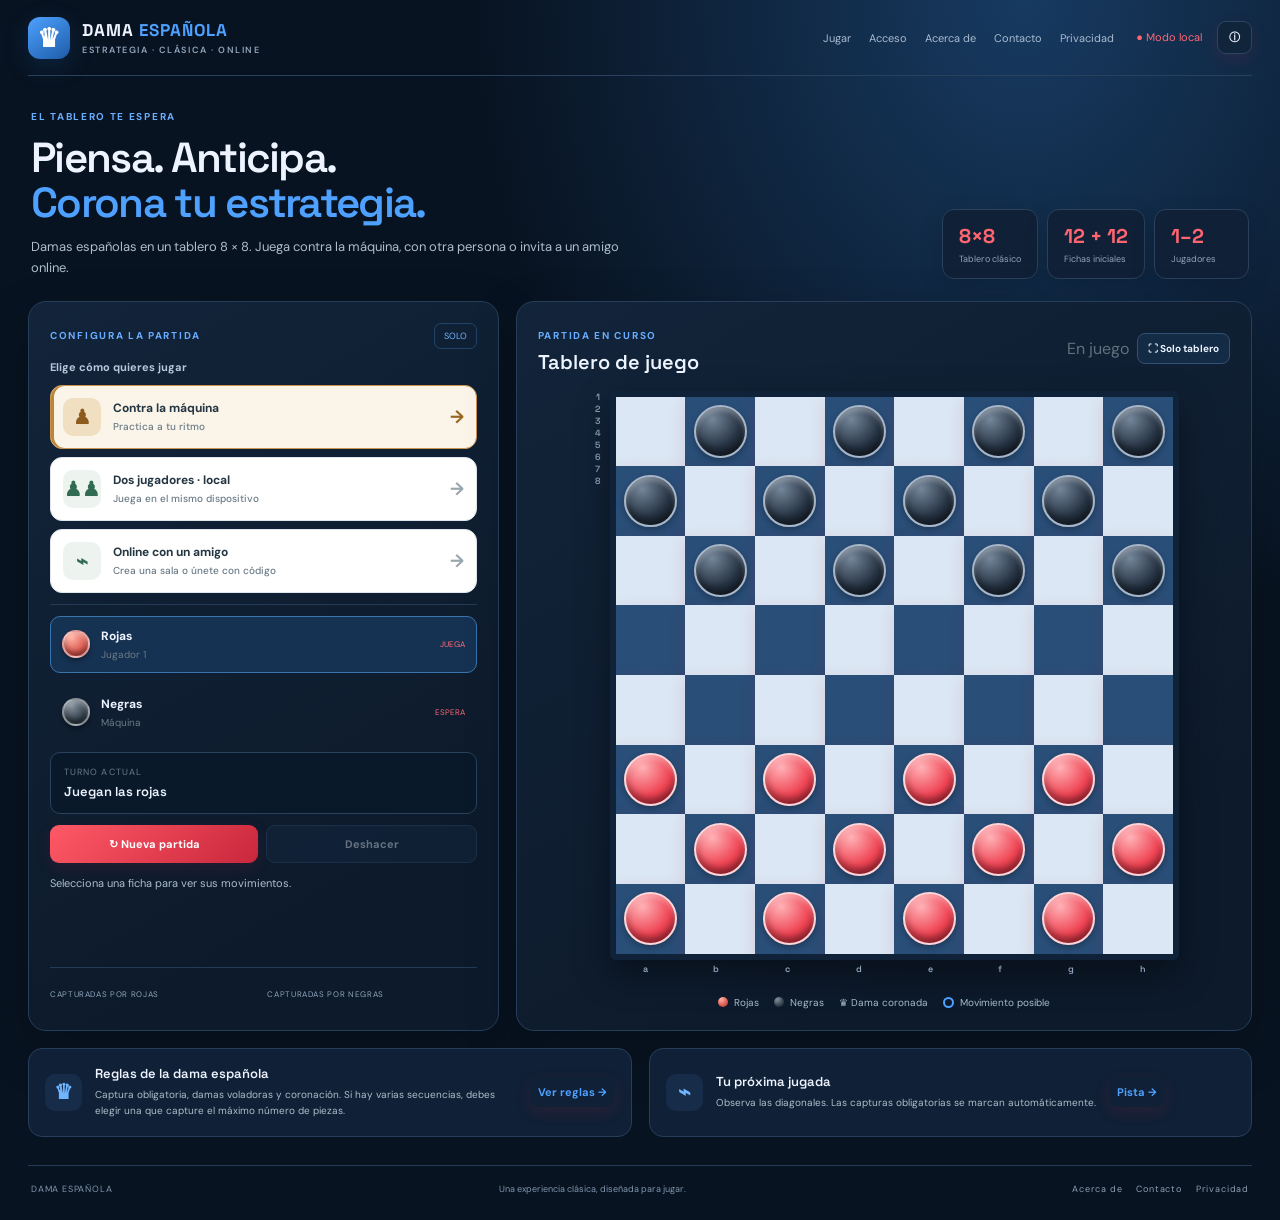
<file: index.html>
<!doctype html><html lang="es"><head><meta charset="utf-8"><meta name="viewport" content="width=device-width,initial-scale=1"><meta name="theme-color" content="#101a25"><title>Dama Española — Play</title><link rel="stylesheet" href="css/style.css"><!-- Google AdSense: añade aquí el script oficial solo después de recibir tu Publisher ID y configurar el consentimiento de cookies. -->
<script async src="https://pagead2.googlesyndication.com/pagead/js/adsbygoogle.js?client=ca-pub-5922232135849017" crossorigin="anonymous"></script></head><body><div class="shell"><header><a class="brand"><b>♛</b><span>DAMA <em>ESPAÑOLA</em><small>ESTRATEGIA · CLÁSICA · ONLINE</small></span></a><nav class="site-nav"><a href="index.html">Jugar</a><a href="login.html">Acceso</a><a href="about.html">Acerca de</a><a href="contact.html">Contacto</a><a href="privacy-policy.html">Privacidad</a></nav><span class="topstatus">● <span id="connection">Modo local</span> <button id="rules">ⓘ</button></span></header><section class="intro"><div><label>EL TABLERO TE ESPERA</label><h1>Piensa. Anticipa.<br><em>Corona tu estrategia.</em></h1><p>Damas españolas en un tablero 8 × 8. Juega contra la máquina, con otra persona o invita a un amigo online.</p></div><div class="stats"><div><b>8×8</b><small>Tablero clásico</small></div><div><b>12 + 12</b><small>Fichas iniciales</small></div><div><b>1–2</b><small>Jugadores</small></div></div></section><main><aside class="panel controls"><div class="panelhead"><label>CONFIGURA LA PARTIDA</label><span id="modePill">SOLO</span></div><label for="mode">Elige cómo quieres jugar</label>
<div class="mode-cards" role="group" aria-label="Modos de juego">
<button type="button" class="mode-card active" data-mode="ai" aria-pressed="true"><span class="mode-icon">♟</span><span class="mode-card-copy"><b>Contra la máquina</b><small>Practica a tu ritmo</small></span><span class="mode-arrow">→</span></button>
<button type="button" class="mode-card" data-mode="local" aria-pressed="false"><span class="mode-icon">♟♟</span><span class="mode-card-copy"><b>Dos jugadores · local</b><small>Juega en el mismo dispositivo</small></span><span class="mode-arrow">→</span></button>
<button type="button" class="mode-card" data-mode="online" aria-pressed="false"><span class="mode-icon">⌁</span><span class="mode-card-copy"><b>Online con un amigo</b><small>Crea una sala o únete con código</small></span><span class="mode-arrow">→</span></button>
</div>
<select id="mode" aria-label="Modo de juego" class="mode-select-accessible"><option value="ai">Solo · contra la máquina</option><option value="local">Dos jugadores · mismo dispositivo</option><option value="online">Online · con un amigo</option></select><section id="onlinePanel" class="online hidden">
<label>Tu cuenta para jugar online</label>
<p class="account-link-copy">El acceso tiene su propia página para mantener la partida limpia.</p>
<a class="account-page-link" href="login.html">Iniciar sesión / Crear cuenta →</a>
<div class="row"><button id="guestBtn" class="secondary">Continuar como invitado</button><button id="logoutBtn" class="secondary" disabled>Cerrar sesión</button></div>
<div class="legacy-auth-fields hidden"><input id="displayName" maxlength="40" placeholder="Nombre de jugador (opcional)"><input id="accountEmail" type="email" placeholder="Email"><input id="accountPassword" type="password" minlength="6" placeholder="Contraseña"><button id="registerBtn">Crear cuenta</button><button id="loginBtn" class="secondary">Iniciar sesión</button></div>
<div id="authStatus" class="notice">Inicia sesión o continúa como invitado para crear o unirte a una sala.</div>
<label>Código o enlace de sala</label><input id="room" maxlength="12" placeholder="Ej. DAMA82"><div class="row"><button id="create">Crear sala</button><button id="join" class="secondary">Unirme</button></div><button id="shareRoom" class="secondary" disabled>Compartir invitación</button><div id="sharePlatforms" class="share-platforms hidden"><button type="button" data-share="whatsapp">WhatsApp</button><button type="button" data-share="facebook">Facebook</button><button type="button" data-share="linkedin">LinkedIn</button><button type="button" data-share="telegram">Telegram</button><button type="button" data-share="x">X</button><button type="button" data-share="copy">Copiar enlace</button><button type="button" data-share="native">Más opciones</button><small>Para Instagram, copia el enlace o usa el menú de compartir del teléfono.</small></div><small>Configura Firebase en js/firebase-config.js y activa Firestore. Comparte el código con tu amigo.</small><div id="onlineStatus" class="notice">Firebase no configurado.</div>
<div id="socialPanel" class="social-panel hidden">
  <div class="social-head"><div><label>EN LA PARTIDA</label><h3>Chat y regalos</h3></div><span id="socialPresence" class="presence">● Sala online</span></div>
  <div class="call-controls"><button id="callBtn" type="button">📞 Llamar</button><button id="acceptCallBtn" type="button" class="secondary hidden">☎️ Aceptar llamada</button><button id="hangupBtn" type="button" class="secondary" disabled>⛔ Colgar</button><button id="muteBtn" type="button" class="secondary" disabled>🎙️ Silenciar</button></div>
  <p id="callStatus" class="social-note">La llamada de voz solo funciona dentro de una sala online.</p>
  <div id="chatMessages" class="chat-messages" aria-live="polite"><p class="social-empty">Conéctate con un amigo para empezar el chat.</p></div>
  <form id="chatForm" class="chat-form"><input id="chatInput" maxlength="300" placeholder="Escribe un mensaje…" autocomplete="off" aria-label="Mensaje"><button type="submit">Enviar</button></form>
  <div class="gift-area"><label>ENVÍA UN REGALO</label><div class="gift-grid"><button type="button" data-gift="🌹" data-giftname="Rosa"><span>🌹</span><small>Rosa</small></button><button type="button" data-gift="🦒" data-giftname="Jirafa"><span>🦒</span><small>Jirafa</small></button><button type="button" data-gift="🐟" data-giftname="Pez"><span>🐟</span><small>Pez</small></button><button type="button" data-gift="🖕" data-giftname="Dedo"><span>🖕</span><small>Dedo</small></button><button type="button" data-gift="✈️" data-giftname="Avión"><span>✈️</span><small>Avión</small></button><button type="button" data-gift="❤️" data-giftname="Corazón"><span>❤️</span><small>Corazón</small></button></div><p class="social-note">Regalos virtuales gratuitos; no son compras ni tienen valor monetario.</p></div>
</div></section><hr><div class="player active" id="redCard"><i class="piece red"></i><span><b>Rojas</b><small id="redLabel">Tú</small></span><small class="turn">JUEGA</small></div><div class="player" id="blackCard"><i class="piece black"></i><span><b>Negras</b><small id="blackLabel">Máquina</small></span><small class="turn">ESPERA</small></div><div class="turnbox"><small>TURNO ACTUAL</small><b id="turnText">Juegan las rojas</b></div><div class="row"><button id="newGame">↻ Nueva partida</button><button id="undo" class="secondary">Deshacer</button></div><p id="message">Selecciona una ficha para ver sus movimientos.</p><div class="captured"><div><small>CAPTURADAS POR ROJAS</small><div id="redCaps">—</div></div><div><small>CAPTURADAS POR NEGRAS</small><div id="blackCaps">—</div></div></div></aside><section class="panel boardpanel"><div class="boardhead"><div><label>PARTIDA EN CURSO</label><h2>Tablero de juego</h2></div><div class="board-head-actions"><span id="status">Preparado</span><button id="boardFocusBtn" class="focus-btn" type="button" aria-pressed="false">⛶ Solo tablero</button></div></div><div class="boardwrap"><div id="ranks" class="coords ranks"></div><div id="board" class="board" role="grid" aria-label="Tablero 8 por 8"></div><div id="files" class="coords files"></div></div><div class="legend"><span><i class="dot red"></i>Rojas</span><span><i class="dot black"></i>Negras</span><span>♛ Dama coronada</span><span><i class="ring"></i>Movimiento posible</span></div></section></main><section class="bottom"><article><b>♛</b><div><h3>Reglas de la dama española</h3><p>Captura obligatoria, damas voladoras y coronación. Si hay varias secuencias, debes elegir una que capture el máximo número de piezas.</p></div><button id="rules2" class="textbtn">Ver reglas →</button></article><article><b>⌁</b><div><h3>Tu próxima jugada</h3><p id="hint">Observa las diagonales. Las capturas obligatorias se marcan automáticamente.</p></div><button id="hintBtn" class="textbtn">Pista →</button></article></section><footer>DAMA ESPAÑOLA <span>Una experiencia clásica, diseñada para jugar.</span><div class="footer-links"><a href="about.html">Acerca de</a><a href="contact.html">Contacto</a><a href="privacy-policy.html">Privacidad</a></div></footer></div><div id="modal" class="modalback hidden"><div class="modal"><button id="close" class="close">×</button><label>GUÍA RÁPIDA</label><h2>Reglas de juego</h2><ol><li>Las fichas normales avanzan en diagonal una casilla hacia delante.</li><li>Capturar es obligatorio; las fichas normales pueden capturar hacia delante o atrás.</li><li>Si hay varias secuencias, elige una que capture el máximo número de piezas.</li><li>La dama coronada se mueve en diagonal a cualquier distancia y puede capturar a distancia, aterrizando detrás de la pieza rival.</li><li>Al llegar al extremo contrario, una ficha se convierte en dama.</li><li>Gana quien deja al rival sin fichas o sin movimientos legales.</li></ol><p>Versión digital práctica de las reglas habituales; consulta el reglamento de competición para partidas oficiales.</p><button id="close2">Entendido</button></div></div><div id="toast" class="toast"></div><script type="module" src="js/app.js"></script></body></html>
</file>
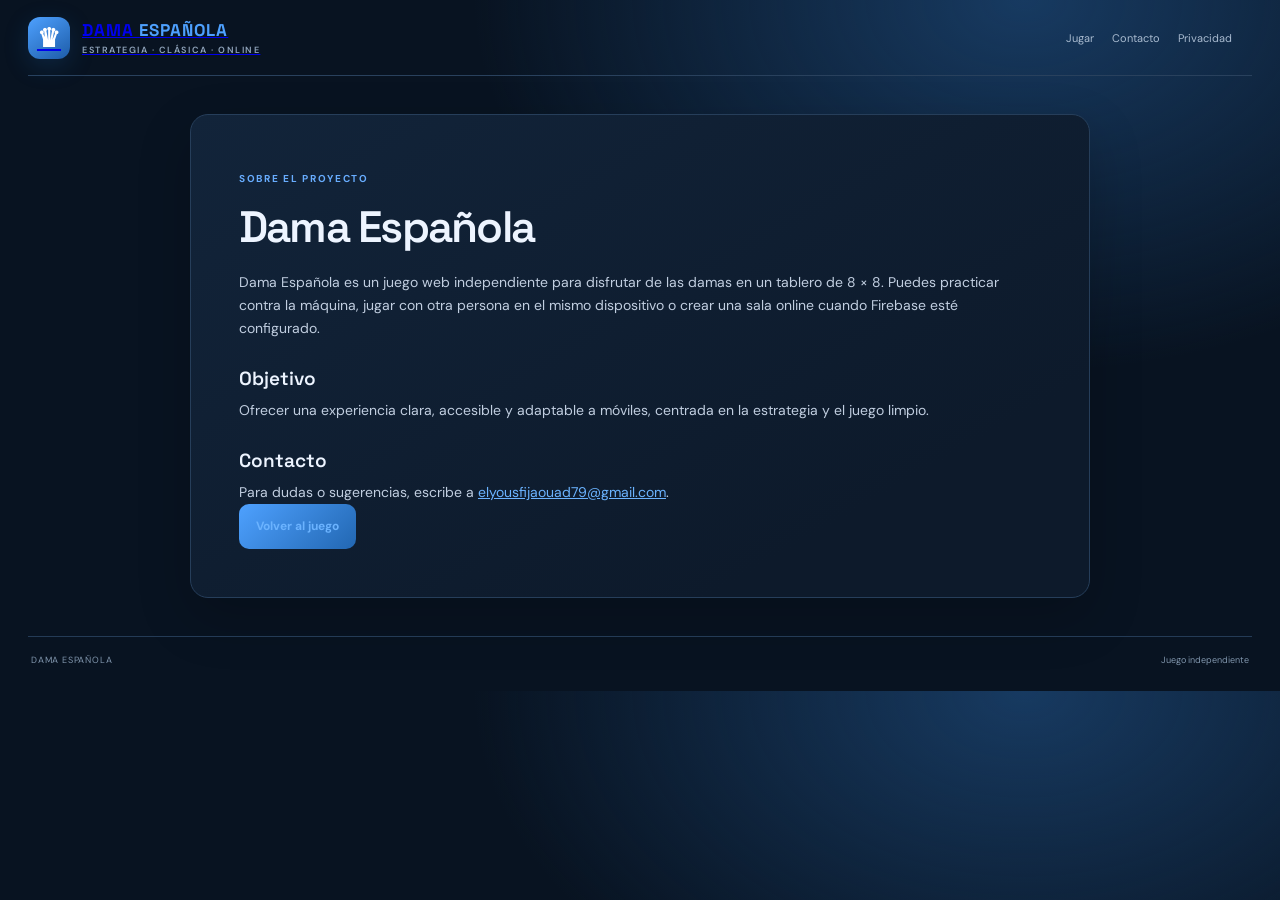
<file: about.html>
<!doctype html><html lang="es"><head><meta charset="utf-8"><meta name="viewport" content="width=device-width,initial-scale=1"><title>Sobre Dama Española</title><link rel="stylesheet" href="css/style.css"><script async src="https://pagead2.googlesyndication.com/pagead/js/adsbygoogle.js?client=ca-pub-5922232135849017" crossorigin="anonymous"></script></head><body><div class="shell"><header><a class="brand" href="index.html"><b>♛</b><span>DAMA <em>ESPAÑOLA</em><small>ESTRATEGIA · CLÁSICA · ONLINE</small></span></a><nav><a href="index.html">Jugar</a><a href="contact.html">Contacto</a><a href="privacy-policy.html">Privacidad</a></nav></header><section class="panel legal"><label>SOBRE EL PROYECTO</label><h1>Dama Española</h1><p>Dama Española es un juego web independiente para disfrutar de las damas en un tablero de 8 × 8. Puedes practicar contra la máquina, jugar con otra persona en el mismo dispositivo o crear una sala online cuando Firebase esté configurado.</p><h2>Objetivo</h2><p>Ofrecer una experiencia clara, accesible y adaptable a móviles, centrada en la estrategia y el juego limpio.</p><h2>Contacto</h2><p>Para dudas o sugerencias, escribe a <a href="mailto:elyousfijaouad79@gmail.com">elyousfijaouad79@gmail.com</a>.</p><a class="btnlink" href="index.html">Volver al juego</a></section><footer>DAMA ESPAÑOLA <span>Juego independiente</span></footer></div><script src="js/about.js"></script></body></html>
</file>
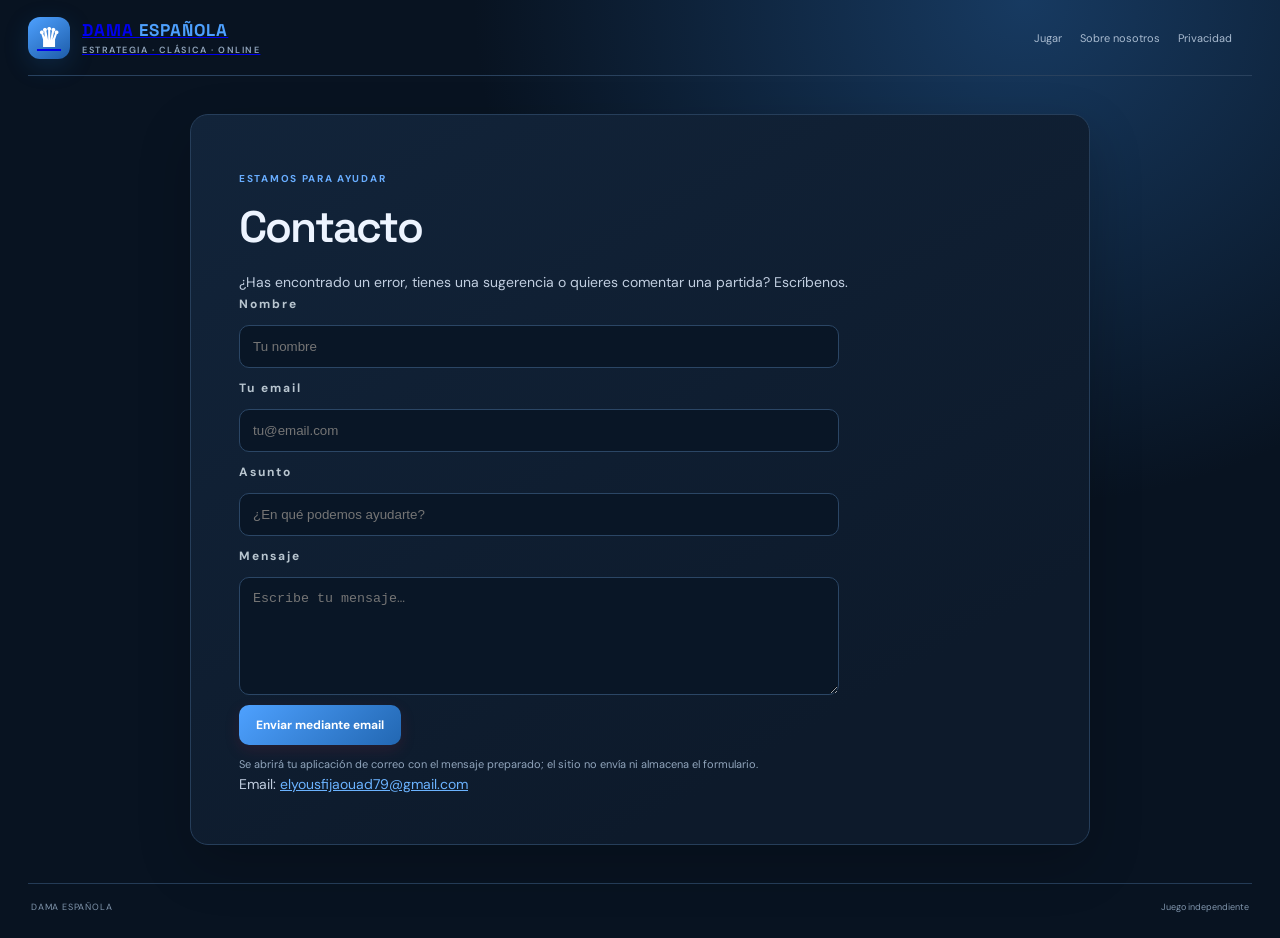
<file: contact.html>
<!doctype html><html lang="es"><head><meta charset="utf-8"><meta name="viewport" content="width=device-width,initial-scale=1"><title>Contacto · Dama Española</title><link rel="stylesheet" href="css/style.css"><script async src="https://pagead2.googlesyndication.com/pagead/js/adsbygoogle.js?client=ca-pub-5922232135849017" crossorigin="anonymous"></script></head><body><div class="shell"><header><a class="brand" href="index.html"><b>♛</b><span>DAMA <em>ESPAÑOLA</em><small>ESTRATEGIA · CLÁSICA · ONLINE</small></span></a><nav><a href="index.html">Jugar</a><a href="about.html">Sobre nosotros</a><a href="privacy-policy.html">Privacidad</a></nav></header><section class="panel legal"><label>ESTAMOS PARA AYUDAR</label><h1>Contacto</h1><p>¿Has encontrado un error, tienes una sugerencia o quieres comentar una partida? Escríbenos.</p><form id="contactForm"><label for="name">Nombre</label><input id="name" required maxlength="100" placeholder="Tu nombre"><label for="email">Tu email</label><input id="email" type="email" required placeholder="tu@email.com"><label for="subject">Asunto</label><input id="subject" required maxlength="150" placeholder="¿En qué podemos ayudarte?"><label for="message">Mensaje</label><textarea id="message" required rows="6" maxlength="5000" placeholder="Escribe tu mensaje…"></textarea><button type="submit">Enviar mediante email</button><p class="muted">Se abrirá tu aplicación de correo con el mensaje preparado; el sitio no envía ni almacena el formulario.</p></form><p>Email: <a href="mailto:elyousfijaouad79@gmail.com">elyousfijaouad79@gmail.com</a></p></section><footer>DAMA ESPAÑOLA <span>Juego independiente</span></footer></div><script>document.getElementById('contactForm').addEventListener('submit',e=>{e.preventDefault();const g=id=>document.getElementById(id).value.trim();location.href='mailto:elyousfijaouad79@gmail.com?subject='+encodeURIComponent(g('subject'))+'&body='+encodeURIComponent('Nombre: '+g('name')+'\nEmail: '+g('email')+'\n\n'+g('message'))})</script><script src="js/contact.js"></script></body></html>
</file>
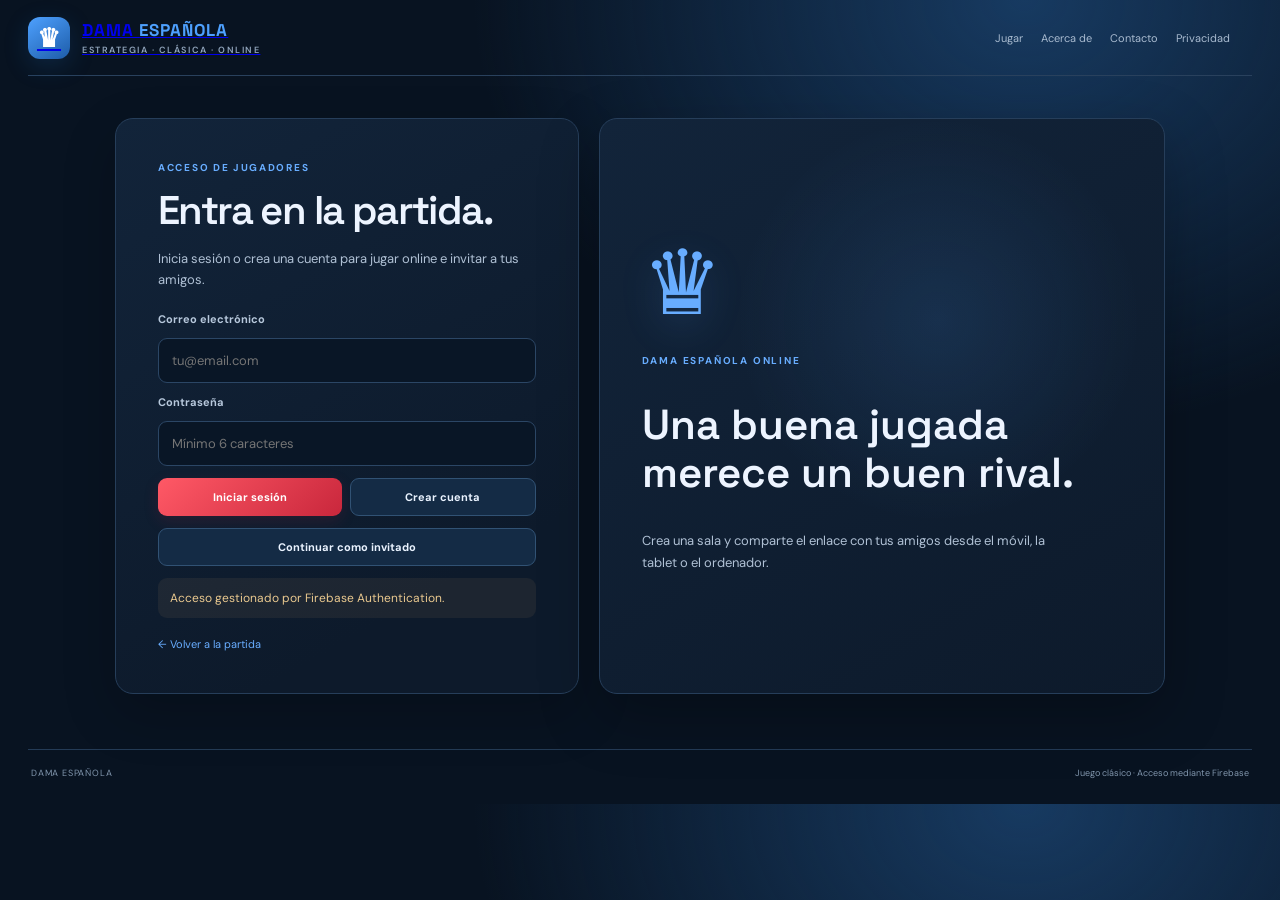
<file: login.html>
<!doctype html>
<html lang="es"><head><meta charset="utf-8"><meta name="viewport" content="width=device-width,initial-scale=1"><meta name="theme-color" content="#101a25"><title>Acceso — Dama Española</title><link rel="stylesheet" href="css/style.css"><script async src="https://pagead2.googlesyndication.com/pagead/js/adsbygoogle.js?client=ca-pub-5922232135849017" crossorigin="anonymous"></script></head>
<body><div class="shell"><header><a class="brand" href="index.html"><b>♛</b><span>DAMA <em>ESPAÑOLA</em><small>ESTRATEGIA · CLÁSICA · ONLINE</small></span></a><nav class="site-nav"><a href="index.html">Jugar</a><a href="about.html">Acerca de</a><a href="contact.html">Contacto</a><a href="privacy-policy.html">Privacidad</a></nav></header>
<main class="login-layout"><section class="panel login-panel"><label>ACCESO DE JUGADORES</label><h1>Entra en la partida.</h1><p>Inicia sesión o crea una cuenta para jugar online e invitar a tus amigos.</p><label for="loginEmail">Correo electrónico</label><input id="loginEmail" type="email" autocomplete="email" placeholder="tu@email.com"><label for="loginPassword">Contraseña</label><input id="loginPassword" type="password" autocomplete="current-password" placeholder="Mínimo 6 caracteres"><div class="row"><button id="signInBtn">Iniciar sesión</button><button id="signUpBtn" class="secondary">Crear cuenta</button></div><button id="guestLoginBtn" class="secondary wide">Continuar como invitado</button><div id="loginStatus" class="notice">Acceso gestionado por Firebase Authentication.</div><a class="back-link" href="index.html">← Volver a la partida</a></section><aside class="login-side"><div class="login-crown">♛</div><label>DAMA ESPAÑOLA ONLINE</label><h2>Una buena jugada merece un buen rival.</h2><p>Crea una sala y comparte el enlace con tus amigos desde el móvil, la tablet o el ordenador.</p></aside></main><footer>DAMA ESPAÑOLA <span>Juego clásico · Acceso mediante Firebase</span></footer></div><script type="module" src="js/login.js"></script></body></html>
</file>
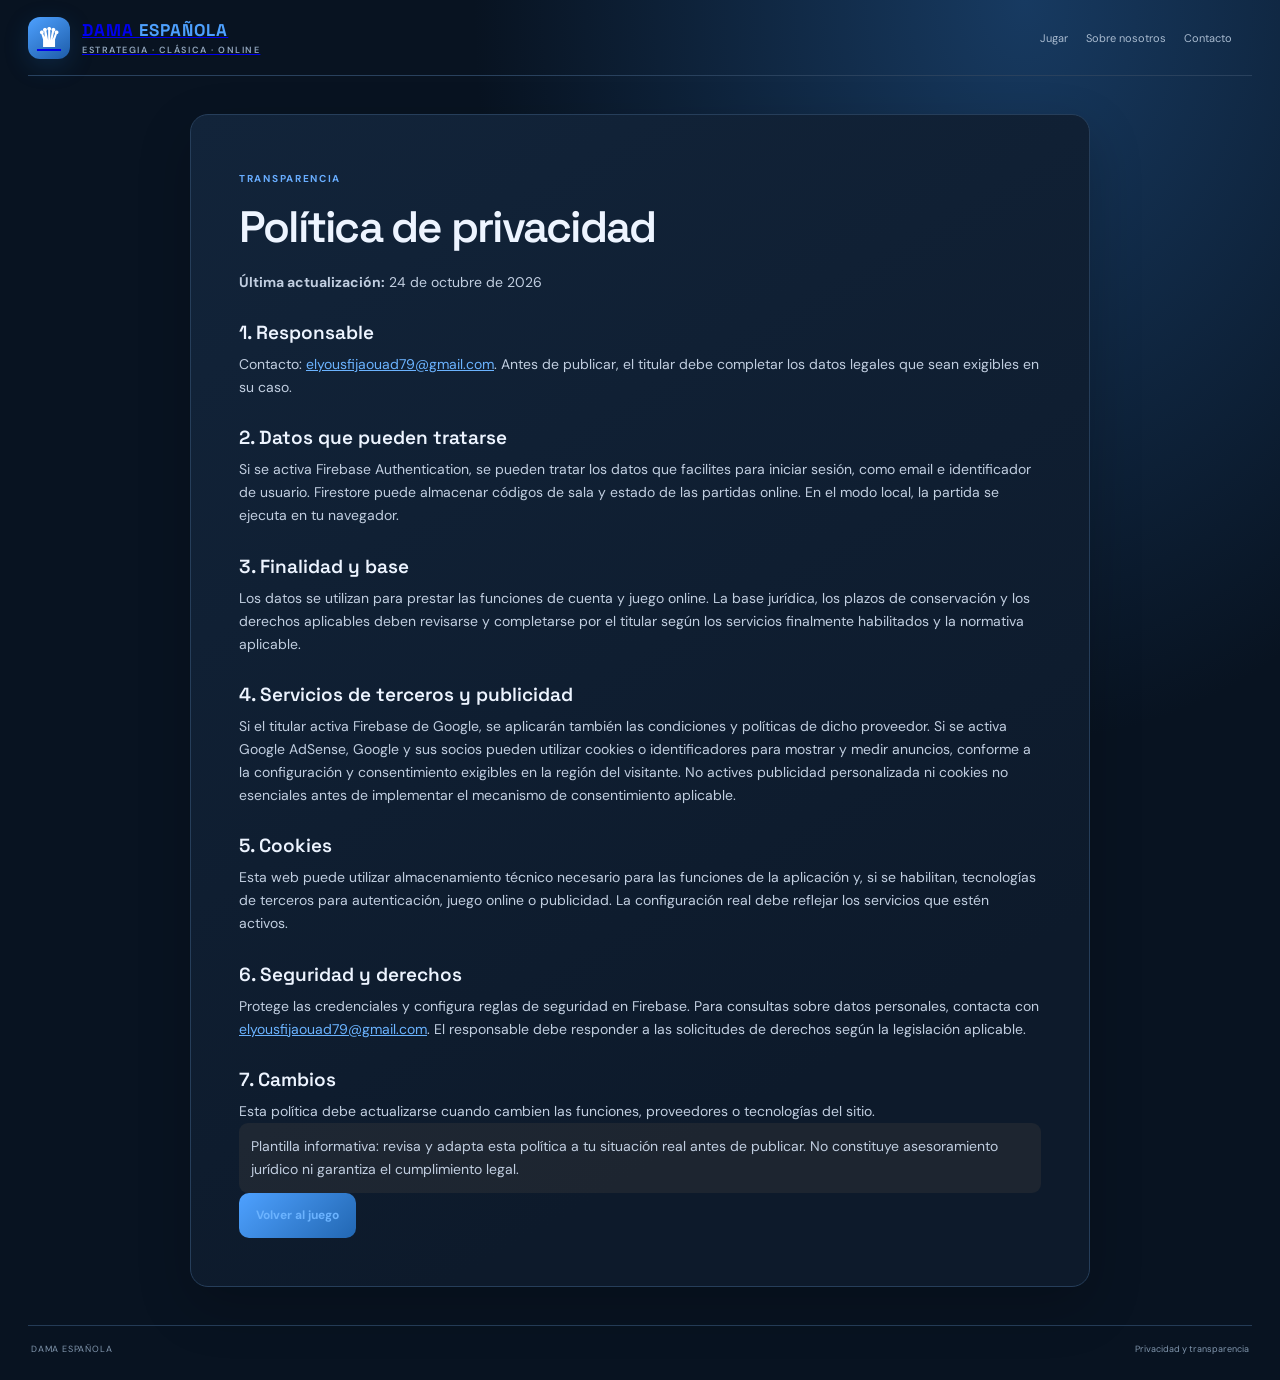
<file: privacy-policy.html>
<!doctype html><html lang="es"><head><meta charset="utf-8"><meta name="viewport" content="width=device-width,initial-scale=1"><title>Política de privacidad · Dama Española</title><link rel="stylesheet" href="css/style.css"><script async src="https://pagead2.googlesyndication.com/pagead/js/adsbygoogle.js?client=ca-pub-5922232135849017" crossorigin="anonymous"></script></head><body><div class="shell"><header><a class="brand" href="index.html"><b>♛</b><span>DAMA <em>ESPAÑOLA</em><small>ESTRATEGIA · CLÁSICA · ONLINE</small></span></a><nav><a href="index.html">Jugar</a><a href="about.html">Sobre nosotros</a><a href="contact.html">Contacto</a></nav></header><section class="panel legal"><label>TRANSPARENCIA</label><h1>Política de privacidad</h1><p><strong>Última actualización:</strong> 24 de octubre de 2026</p><h2>1. Responsable</h2><p>Contacto: <a href="mailto:elyousfijaouad79@gmail.com">elyousfijaouad79@gmail.com</a>. Antes de publicar, el titular debe completar los datos legales que sean exigibles en su caso.</p><h2>2. Datos que pueden tratarse</h2><p>Si se activa Firebase Authentication, se pueden tratar los datos que facilites para iniciar sesión, como email e identificador de usuario. Firestore puede almacenar códigos de sala y estado de las partidas online. En el modo local, la partida se ejecuta en tu navegador.</p><h2>3. Finalidad y base</h2><p>Los datos se utilizan para prestar las funciones de cuenta y juego online. La base jurídica, los plazos de conservación y los derechos aplicables deben revisarse y completarse por el titular según los servicios finalmente habilitados y la normativa aplicable.</p><h2>4. Servicios de terceros y publicidad</h2><p>Si el titular activa Firebase de Google, se aplicarán también las condiciones y políticas de dicho proveedor. Si se activa Google AdSense, Google y sus socios pueden utilizar cookies o identificadores para mostrar y medir anuncios, conforme a la configuración y consentimiento exigibles en la región del visitante. No actives publicidad personalizada ni cookies no esenciales antes de implementar el mecanismo de consentimiento aplicable.</p><h2>5. Cookies</h2><p>Esta web puede utilizar almacenamiento técnico necesario para las funciones de la aplicación y, si se habilitan, tecnologías de terceros para autenticación, juego online o publicidad. La configuración real debe reflejar los servicios que estén activos.</p><h2>6. Seguridad y derechos</h2><p>Protege las credenciales y configura reglas de seguridad en Firebase. Para consultas sobre datos personales, contacta con <a href="mailto:elyousfijaouad79@gmail.com">elyousfijaouad79@gmail.com</a>. El responsable debe responder a las solicitudes de derechos según la legislación aplicable.</p><h2>7. Cambios</h2><p>Esta política debe actualizarse cuando cambien las funciones, proveedores o tecnologías del sitio.</p><p class="notice">Plantilla informativa: revisa y adapta esta política a tu situación real antes de publicar. No constituye asesoramiento jurídico ni garantiza el cumplimiento legal.</p><a class="btnlink" href="index.html">Volver al juego</a></section><footer>DAMA ESPAÑOLA <span>Privacidad y transparencia</span></footer></div></body></html>
</file>
<file: css/style.css>
@import url('https://fonts.googleapis.com/css2?family=DM+Sans:wght@400;500;600;700&family=Space+Grotesk:wght@400;500;600;700&display=swap');:root{--bg:#0b121b;--panel:#111d29;--line:#293b4c;--muted:#8fa1b3;--text:#eef4f7;--gold:#e8b86d;--light:#e9e0cf;--dark:#355247}*{box-sizing:border-box}body{margin:0;background:radial-gradient(ellipse at 78% 0%,#1c3040,transparent 38%),var(--bg);color:var(--text);font-family:'DM Sans',sans-serif}.shell{max-width:1400px;margin:auto;padding:0 28px}header{height:76px;display:flex;justify-content:space-between;align-items:center;border-bottom:1px solid #ffffff14}.brand{display:flex;gap:12px;align-items:center;font:700 17px 'Space Grotesk';letter-spacing:.06em}.brand>b{display:grid;place-items:center;width:42px;height:42px;border-radius:12px;background:linear-gradient(145deg,#f0d5a2,#bd8742);color:#17232b;font-size:26px}.brand em,h1 em{color:var(--gold);font-style:normal}.brand small{display:block;color:var(--muted);font:600 9px 'DM Sans';letter-spacing:.17em;margin-top:3px}.topstatus{font-size:11px;color:#80c8a8}.topstatus button{margin-left:12px;border:1px solid var(--line);background:var(--panel);color:white;border-radius:9px;padding:8px 11px}.intro{display:flex;justify-content:space-between;align-items:end;padding:35px 3px 28px;gap:25px}.intro label,.panel label,.modal label{font-size:10px;letter-spacing:.17em;font-weight:700;color:var(--gold)}h1{font:600 clamp(31px,4vw,48px)/1.08 'Space Grotesk';letter-spacing:-.04em;margin:10px 0}p{color:#aebdca;font-size:13px;line-height:1.65;margin:0}.intro p{max-width:600px}.stats{display:flex;gap:9px}.stats div{padding:13px 16px;border:1px solid #ffffff17;background:#ffffff07;border-radius:12px;min-width:95px}.stats b{display:block;font:700 20px 'Space Grotesk';color:#f2d7a7}.stats small{display:block;color:var(--muted);font-size:9px;margin-top:4px}main{display:grid;grid-template-columns:minmax(265px,.78fr) minmax(430px,1.22fr);gap:17px}.panel{border:1px solid var(--line);border-radius:18px;background:linear-gradient(150deg,#152331,#101a25 78%);box-shadow:0 22px 60px #0004}.controls{padding:21px;display:flex;flex-direction:column;gap:13px}.panelhead,.boardhead{display:flex;justify-content:space-between;align-items:center}.panelhead span{font-size:9px;color:var(--gold);padding:6px 9px;border:1px solid #e8b86d35;border-radius:7px}.controls>label{letter-spacing:0;color:#b4c3ce;font-size:11px}.controls select,.controls input{width:100%;padding:12px;background:#0d1721;border:1px solid #314657;border-radius:9px;color:var(--text);font:12px 'DM Sans'}.online{display:grid;gap:9px;padding:13px;background:#0c1721;border:1px solid var(--line);border-radius:10px}.online small{font-size:10px;color:var(--muted);line-height:1.5}.hidden{display:none!important}.row{display:flex;gap:8px}.row button{flex:1}button{cursor:pointer;border:0;border-radius:9px;padding:11px 12px;font:700 11px 'DM Sans';background:linear-gradient(135deg,#f0ca8c,#c28c48);color:#17212a;transition:.15s}button:hover{filter:brightness(1.1);transform:translateY(-1px)}button:disabled{opacity:.4;cursor:not-allowed;transform:none}.secondary{background:#1a2a38;color:var(--text);border:1px solid #34495a}hr{border:0;border-top:1px solid var(--line);width:100%;margin:0}.player{display:flex;align-items:center;gap:11px;padding:11px;border:1px solid transparent;border-radius:10px}.player.active{background:#e8b86d0d;border-color:#e8b86d40}.player span{display:grid;gap:4px;flex:1}.player b{font-size:12px}.player small{font-size:10px;color:var(--muted)}.turn{color:var(--gold)!important;font-size:8px!important}.piece{width:28px;height:28px;border-radius:50%;display:inline-block;flex-shrink:0;border:2px solid #ffffff70;box-shadow:inset 0 3px 4px #ffffff55,inset 0 -4px 4px #0005,0 3px 5px #0005}.red{background:radial-gradient(circle at 33% 25%,#ffb1a3,#d95950 60%,#a83232)}.black{background:radial-gradient(circle at 33% 25%,#84919c,#34404b 60%,#1b252e)}.turnbox{padding:13px;background:#0a151e;border:1px solid #283b4b;border-radius:10px;display:grid;gap:5px}.turnbox small{font-size:9px;letter-spacing:.12em;color:var(--muted)}.turnbox b{font:600 13px 'Space Grotesk'}.controls #message{min-height:32px;font-size:11px}.captured{margin-top:auto;border-top:1px solid var(--line);padding-top:13px;display:grid;grid-template-columns:1fr 1fr;gap:8px}.captured small{font-size:8px;letter-spacing:.08em;color:var(--muted)}.captured div div{display:flex;gap:3px;flex-wrap:wrap;margin-top:7px}.captured .piece{width:14px;height:14px;border-width:1px}.boardpanel{padding:21px;display:flex;flex-direction:column}.boardhead h2{font:600 20px 'Space Grotesk';margin:5px 0 0}.boardhead>span{font-size:10px;color:#80c8a8;border:1px solid #6fbd9b36;background:#6fbd9b0c;border-radius:20px;padding:7px 10px}.boardwrap{width:min(100%,590px);margin:16px auto 0;display:grid;grid-template-columns:18px minmax(0,1fr);grid-template-rows:auto 18px;gap:3px;align-items:start}.board{width:100%;height:auto;aspect-ratio:1 / 1;box-sizing:border-box;display:grid;grid-template-columns:repeat(8,minmax(0,1fr));grid-template-rows:repeat(8,minmax(0,1fr));grid-auto-flow:row;align-content:stretch;justify-content:stretch;border:6px solid #18242e;border-radius:6px;overflow:hidden;box-shadow:0 14px 35px #0007}.sq{position:relative;display:grid;place-items:center;padding:0;border-radius:0;min-width:0;min-height:0}.sq.light{background:var(--light)}.sq.dark{background:var(--dark)}.sq.selected{box-shadow:inset 0 0 0 4px #f0c87b;z-index:1}.sq.legal:after{content:'';width:25%;height:25%;background:#f6d68b;opacity:.9;border-radius:50%;position:absolute;box-shadow:0 0 0 4px #f6d68b33}.sq.capture:after{content:'';position:absolute;inset:5%;border:3px solid #ffd36b;border-radius:50%}.token{width:76%;height:76%;max-width:53px;max-height:53px;border-radius:50%;z-index:2;position:relative;border:2px solid #ffffff62;box-shadow:inset 0 4px 4px #ffffff44,inset 0 -6px 6px #0005,0 3px 6px #0004}.token.king:before{content:'♛';position:absolute;inset:0;display:grid;place-items:center;color:#f6d18a;font-size:clamp(14px,2vw,25px);text-shadow:0 2px 2px #4a2e0c}.coords{display:flex;align-items:center;justify-content:space-around;color:#8a9aa8;font:600 9px 'Space Grotesk'}.ranks{flex-direction:column-reverse}.files{grid-column:2}.legend{display:flex;justify-content:center;flex-wrap:wrap;gap:15px;margin-top:15px;color:var(--muted);font-size:10px}.legend span{display:flex;align-items:center;gap:6px}.dot{width:10px;height:10px;border-radius:50%;display:inline-block}.ring{width:11px;height:11px;border:2px solid var(--gold);border-radius:50%;display:inline-block}.bottom{display:grid;grid-template-columns:1fr 1fr;gap:17px;margin:17px 0 28px}.bottom article{display:flex;align-items:center;gap:13px;padding:16px;border:1px solid var(--line);background:#111d29a6;border-radius:14px}.bottom article>b{width:37px;height:37px;display:grid;place-items:center;background:#e8b86d16;border-radius:10px;color:var(--gold);font-size:21px;flex-shrink:0}.bottom h3{font:600 13px 'Space Grotesk';margin:0 0 5px}.bottom p{font-size:10px}.textbtn{background:none;color:var(--gold);white-space:nowrap;padding:8px}footer{display:flex;justify-content:space-between;border-top:1px solid #ffffff12;padding:17px 3px 25px;color:#718394;font-size:9px;letter-spacing:.09em}footer span{letter-spacing:0}.modalback{position:fixed;inset:0;background:#03070bd9;z-index:10;display:grid;place-items:center;padding:20px}.modal{position:relative;width:min(540px,100%);max-height:90vh;overflow:auto;background:#142230;border:1px solid #35495a;border-radius:18px;padding:27px;box-shadow:0 24px 70px #0007}.modal h2{font:600 25px 'Space Grotesk';margin:8px 0 15px}.modal li,.modal p{font-size:12px;color:#bfccd5;line-height:1.7;margin:8px 0}.close{position:absolute;right:15px;top:12px;background:none;color:var(--muted);font-size:25px;padding:2px 8px}.toast{position:fixed;bottom:22px;left:50%;transform:translate(-50%,20px);opacity:0;pointer-events:none;background:#e8b86d;color:#16212a;padding:12px 17px;border-radius:10px;font-size:12px;font-weight:700;transition:.2s;z-index:20;max-width:90vw}.toast.show{opacity:1;transform:translate(-50%,0)}
@media(max-width:950px){.intro{align-items:flex-start;flex-direction:column}.stats{width:100%}.stats div{flex:1}.stats div{min-width:0}main{grid-template-columns:1fr}.boardpanel{order:1}.controls{order:2}.bottom{grid-template-columns:1fr}}@media(max-width:560px){.shell{padding:0 11px}.brand{font-size:13px}.brand>b{width:36px;height:36px}.topstatus{font-size:0}.topstatus button{font-size:14px}.intro{padding:25px 2px 20px}.intro p{font-size:12px}.stats div{padding:10px}.stats b{font-size:17px}.stats small{font-size:8px}.boardpanel{padding:12px 7px}.board{border-width:4px}.boardwrap{grid-template-columns:14px minmax(0,1fr);gap:2px}.token{border-width:1px}.sq.selected{box-shadow:inset 0 0 0 2px #f0c87b}.sq.capture:after{border-width:2px}.legend{gap:9px;font-size:9px}.controls{padding:15px}.bottom article{align-items:flex-start;flex-wrap:wrap}.textbtn{margin-left:50px}footer{gap:7px;flex-direction:column}}

.site-nav{display:flex;gap:18px;margin-left:auto;margin-right:22px}.site-nav a,header nav a{font-size:11px;color:#aebdca;text-decoration:none}.site-nav a:hover,header nav a:hover{color:var(--accent)}header nav{display:flex;gap:18px;margin-left:auto;margin-right:20px}.legal{max-width:900px;margin:38px auto;padding:clamp(22px,5vw,48px);line-height:1.75}.legal h1{font:600 clamp(30px,5vw,44px) 'Space Grotesk';margin:8px 0 16px}.legal h2{font:600 19px 'Space Grotesk';margin:26px 0 8px}.legal p,.legal li{color:#b9c6d0;font-size:14px}.legal a{color:var(--accent)}.legal form{display:grid;gap:10px;max-width:600px}.legal form label{font-size:12px;color:#b9c6d0}.legal input,.legal textarea{width:100%;padding:13px;background:#0d1721;border:1px solid #314657;border-radius:10px;color:var(--text)}.legal button,.btnlink{display:inline-block;border:0;border-radius:10px;padding:12px 17px;background:linear-gradient(135deg,#f0ca8c,#c28c48);color:#17212a;font-weight:700;font-size:12px;text-decoration:none;width:fit-content}.muted{font-size:11px!important;color:var(--muted)!important}.notice{padding:12px;border-radius:9px;background:#e8b86d12;color:#eac98f;font-size:12px}.footer-links{display:flex;gap:14px}.footer-links a{color:#8fa1b3;text-decoration:none}.online input{margin:3px 0}.online .row button{flex:1}
@media(max-width:700px){.site-nav,header nav{gap:9px;margin-right:0;flex-wrap:wrap}.site-nav a,header nav a{font-size:10px}.legal{margin:18px auto}.topstatus{font-size:0}.topstatus button{font-size:17px}}

/* FIX: keep every checker square exactly the same size. */
#board.board {
  display: grid !important;
  width: 100% !important;
  aspect-ratio: 1 / 1 !important;
  height: auto !important;
  grid-template-columns: repeat(8, minmax(0, 1fr)) !important;
  grid-template-rows: repeat(8, minmax(0, 1fr)) !important;
  grid-auto-flow: row !important;
}
#board.board > .sq {
  display: grid !important;
  position: relative;
  width: auto !important;
  height: auto !important;
  min-width: 0 !important;
  min-height: 0 !important;
  max-width: none !important;
  max-height: none !important;
  margin: 0 !important;
  padding: 0 !important;
  border-radius: 0 !important;
  flex: initial !important;
  aspect-ratio: auto !important;
  transform: none !important;
}
#board.board > .sq:hover { transform: none !important; filter: none; }
#board.board > .sq > .token {
  width: 76%;
  height: auto;
  aspect-ratio: 1 / 1;
}
@media(max-width:560px) {
  .boardwrap { grid-template-columns:14px minmax(0,1fr); grid-template-rows:auto 18px; gap:2px; }
}

/* Separate login page */
.login-layout{display:grid;grid-template-columns:minmax(280px,.9fr) minmax(280px,1.1fr);gap:20px;max-width:1050px;margin:42px auto 55px}
.login-panel,.login-side{padding:clamp(22px,4vw,42px);border:1px solid var(--line);border-radius:18px;background:linear-gradient(150deg,#152331,#101a25 78%);box-shadow:0 22px 60px #0004}
.login-panel{display:flex;flex-direction:column;gap:12px}.login-panel h1{font:600 clamp(28px,4vw,40px)/1.1 'Space Grotesk';margin:3px 0}.login-panel>p{font-size:13px;line-height:1.65;color:#aebdca;margin:0 0 9px}.login-panel>label:not(:first-child){font-size:11px;color:#b4c3ce;letter-spacing:0}.login-panel input{width:100%;padding:13px;background:#0d1721;border:1px solid #314657;border-radius:9px;color:var(--text);font:13px 'DM Sans'}.login-panel .row>*{flex:1}.wide{width:100%}.back-link{color:var(--gold);font-size:11px;text-decoration:none;margin-top:7px}.login-side{display:flex;flex-direction:column;justify-content:center;min-height:420px;background:radial-gradient(circle at 60% 35%,#e8b86d18,transparent 40%),linear-gradient(150deg,#152331,#0e1721)}.login-side label{font-size:10px;letter-spacing:.18em;color:var(--gold);font-weight:700}.login-side h2{font:600 clamp(28px,3.5vw,42px)/1.12 'Space Grotesk';max-width:450px}.login-side p{max-width:420px;color:#aebdca;font-size:13px;line-height:1.65}.login-crown{font-size:90px;line-height:1;color:var(--gold);text-shadow:0 12px 40px #e8b86d28;margin-bottom:25px}
.account-link-copy{font-size:11px;color:var(--muted);margin:0}.account-page-link{display:block;text-decoration:none;text-align:center;background:#e8b86d;color:#15202a;font-size:12px;font-weight:700;padding:12px;border-radius:9px}.share-platforms{display:grid;grid-template-columns:repeat(2,minmax(0,1fr));gap:7px;padding:10px;border:1px solid var(--line);border-radius:10px;background:#0d1721}.share-platforms button{padding:9px 7px;background:#1b2a38;color:var(--text);border:1px solid #34495a;border-radius:8px;font-size:11px;font-weight:600}.share-platforms button:hover{border-color:var(--gold)}.share-platforms small{grid-column:1/-1;font-size:10px;line-height:1.5;color:var(--muted)}
.board-head-actions{display:flex;align-items:center;gap:8px}.focus-btn{padding:8px 10px;border-radius:8px;border:1px solid var(--line);background:#1b2a38;color:var(--text);font-size:10px;font-weight:700;white-space:nowrap}
body.board-focus-mode{overflow:hidden;background:#0b121b}
body.board-focus-mode .shell>header,
body.board-focus-mode .intro,
body.board-focus-mode .controls,
body.board-focus-mode .bottom,
body.board-focus-mode footer{display:none!important}
body.board-focus-mode .shell{max-width:none;width:100%;height:100dvh;padding:0}
body.board-focus-mode main{display:block!important;width:100%;height:100dvh;margin:0;padding:0}
body.board-focus-mode .boardpanel{display:flex!important;flex-direction:column;justify-content:center;align-items:center;width:100%;height:100dvh;max-height:100dvh;margin:0;padding:12px;border:0;border-radius:0;box-shadow:none;background:#0b121b;overflow:hidden}
body.board-focus-mode .boardhead{width:100%;max-width:min(96vw,96vh);margin:0 auto 8px;flex-shrink:0}
body.board-focus-mode .boardhead>div:first-child label,
body.board-focus-mode .boardhead h2{display:none}
body.board-focus-mode .boardhead>div:first-child{display:none}
body.board-focus-mode .boardhead{justify-content:flex-end}
body.board-focus-mode .board-head-actions{display:flex;justify-content:flex-end;width:100%}
body.board-focus-mode .boardwrap{width:min(96vw,calc(100dvh - 64px));max-width:calc(100dvh - 54px);margin:0 auto;grid-template-columns:14px minmax(0,1fr);grid-template-rows:minmax(0,1fr) 14px;gap:2px;flex:0 1 auto;min-height:0}
body.board-focus-mode #board.board{width:100%;height:auto;max-height:calc(100dvh - 64px);aspect-ratio:1/1}
body.board-focus-mode .legend{margin-top:5px;flex-shrink:0}
@media(max-width:650px){
 .login-layout{grid-template-columns:1fr;margin:20px auto 35px}.login-side{display:none}
 body.board-focus-mode .boardpanel{padding:5px}
 body.board-focus-mode .boardwrap{width:min(97vw,calc(100dvh - 45px));max-width:calc(100dvh - 45px);grid-template-columns:10px minmax(0,1fr);grid-template-rows:minmax(0,1fr) 10px;gap:1px}
 body.board-focus-mode .boardhead{margin-bottom:4px}
 body.board-focus-mode .focus-btn{font-size:9px;padding:6px 8px}
 body.board-focus-mode .legend{font-size:8px;gap:8px}
}

/* Reliable online invite sharing controls */
.share-platforms{display:grid;grid-template-columns:repeat(2,minmax(0,1fr));gap:7px;padding:10px;background:#0b1620;border:1px solid var(--line);border-radius:10px}
.share-platforms button{padding:9px 8px;border:1px solid #34495a;border-radius:8px;background:#1a2a38;color:var(--text);font-size:11px;font-weight:700}
.share-platforms button:hover{border-color:var(--gold);color:var(--gold)}
.share-platforms small{grid-column:1/-1;line-height:1.5;color:var(--muted);font-size:10px}
.board-head-actions{display:flex;align-items:center;gap:8px}
.focus-btn{background:#1a2a38;border:1px solid #34495a;color:var(--text);border-radius:8px;padding:8px 10px;font-size:10px;font-weight:700;white-space:nowrap}
.focus-btn:hover{border-color:var(--gold);color:var(--gold)}
body.board-focus-mode{overflow:hidden;background:#0b121b}
body.board-focus-mode .shell>header,
body.board-focus-mode .intro,
body.board-focus-mode main>.controls,
body.board-focus-mode .bottom,
body.board-focus-mode footer{display:none!important}
body.board-focus-mode .shell{max-width:none;width:100%;height:100dvh;padding:0;display:flex;align-items:center;justify-content:center}
body.board-focus-mode main{display:block;width:100%;height:100dvh;margin:0;padding:0}
body.board-focus-mode .boardpanel{height:100dvh;width:100%;padding:8px;display:flex;align-items:center;justify-content:center;border:0;border-radius:0;box-shadow:none;background:transparent}
body.board-focus-mode .boardhead{width:100%;max-width:calc(100dvh - 24px);margin:0 auto 6px;display:flex;align-items:center;justify-content:space-between;flex-shrink:0}
body.board-focus-mode .boardhead>div:first-child label,
body.board-focus-mode .boardhead h2{display:none}
body.board-focus-mode .board-head-actions{margin-left:auto}
body.board-focus-mode .boardwrap{width:min(96vw,calc(100dvh - 78px));max-width:calc(100dvh - 78px);margin:0 auto;grid-template-columns:12px minmax(0,1fr);grid-template-rows:auto 12px;gap:2px;flex:0 1 auto}
body.board-focus-mode #board.board{width:100%;height:auto;aspect-ratio:1/1}
body.board-focus-mode .legend{margin-top:5px;flex-shrink:0}
body.board-focus-mode .boardpanel{gap:0}
@media(max-width:650px){
 .share-platforms{grid-template-columns:repeat(2,minmax(0,1fr))}
 .login-layout{grid-template-columns:1fr;margin:20px auto 35px}
 body.board-focus-mode .boardpanel{padding:3px}
 body.board-focus-mode .boardwrap{width:min(97vw,calc(100dvh - 66px));max-width:calc(100dvh - 66px);grid-template-columns:8px minmax(0,1fr);grid-template-rows:auto 8px;gap:1px}
 body.board-focus-mode .boardhead{margin-bottom:3px}
 body.board-focus-mode .focus-btn{font-size:9px;padding:6px 8px}
 body.board-focus-mode .legend{font-size:8px;gap:7px}
}

/* Lightweight, welcoming interface + explicit game mode cards */
:root{--bg:#f4f6f8;--panel:#ffffff;--line:#e0e6eb;--muted:#657482;--text:#17252f;--gold:#b77a2c;--light:#f1e8d8;--dark:#376b57}
body{background:#f4f6f8;color:#17252f}
.shell{max-width:1320px}
header{border-bottom-color:#dfe5e9}
.brand>b{background:#e9c48a;color:#23372f}
.brand em,h1 em{color:#a66b24}
.topstatus{color:#237c59}
.intro{padding-top:28px;padding-bottom:22px}
h1{font-size:clamp(29px,3.5vw,42px)}
.stats div{background:#fff;border-color:#e0e6eb;box-shadow:0 4px 16px #26374608}
.stats b{color:#986221}
.panel{background:#fff;border-color:#e0e6eb;box-shadow:0 10px 32px #2637460b}
.controls{gap:11px}
.controls select,.controls input{background:#f8fafb;border-color:#d6dfe5;color:#17252f}
.controls>label{color:#52616d}
.panelhead span{color:#986221;border-color:#e8c99c}
.online{background:#f8fafb;border-color:#e0e6eb}
.online p,.online small{color:#647482}
button{background:#d9a65d;color:#17252f}
button.secondary,.focus-btn{background:#edf2f5;color:#243746;border:1px solid #d9e1e7}
.player{border-color:#e0e6eb}
.player.active{background:#fbf6ec;border-color:#e2c38f}
.player small,.turnbox small{color:#6c7b86}
.turnbox{background:#f8fafb;border-color:#e0e6eb}
.boardpanel{background:#fff}
.boardhead h2{color:#1b2a35}
#status{color:#60717e}
.bottom article{background:#fff;border-color:#e0e6eb}
.bottom h3{color:#253743}
footer{border-top-color:#dfe5e9;color:#6b7a85}
.modal{background:#fff;color:#17252f;border-color:#dfe5e9}
.modal li,.modal p{color:#52616d}
.mode-select-accessible{position:absolute!important;width:1px!important;height:1px!important;padding:0!important;margin:-1px!important;overflow:hidden!important;clip:rect(0,0,0,0)!important;white-space:nowrap!important;border:0!important}
.mode-cards{display:grid;gap:8px}
.mode-card{display:flex;align-items:center;gap:12px;text-align:left;width:100%;padding:12px;border:1px solid #e0e6eb;border-radius:12px;background:#fff;color:#253743;box-shadow:none;transition:border-color .15s,background .15s,transform .15s}
.mode-card:hover{filter:none;background:#faf7f0;border-color:#d9b77d;transform:translateY(-1px)}
.mode-card.active{background:#fbf5e9;border-color:#c9944c;box-shadow:inset 3px 0 #bd8538}
.mode-icon{display:grid;place-items:center;flex:0 0 38px;height:38px;border-radius:10px;background:#edf3ef;color:#326b53;font-size:20px}
.mode-card.active .mode-icon{background:#f0dfc1;color:#8e5b1e}
.mode-card-copy{display:flex;flex-direction:column;gap:4px;flex:1}
.mode-card-copy b{font-size:12px;color:#243642}
.mode-card-copy small{font-size:10px;color:#6a7a86;font-weight:500}
.mode-arrow{font-size:18px;color:#9aa6ae}
.mode-card.active .mode-arrow{color:#9a6523}
@media(max-width:950px){.intro{padding-top:22px}.controls{order:2}.boardpanel{order:1}}
@media(max-width:560px){.shell{padding:0 10px}.stats div{min-width:0}.mode-card{padding:11px}.intro{gap:14px}}

/* PRO PALETTE v17: midnight blue, electric blue, crimson red and graphite */
:root{
  --bg:#081321;
  --panel:#101f32;
  --line:#243b56;
  --muted:#91a5bc;
  --text:#edf4ff;
  --gold:#4ea1ff;
  --light:#dbe7f4;
  --dark:#294e78;
  --accent:#e74452;
}
body{background:radial-gradient(ellipse at 80% 0%,#173a61 0%,transparent 38%),#081321;color:#edf4ff}
header{border-bottom-color:#29415d}
.brand>b{background:linear-gradient(145deg,#4ea1ff,#1d5ca8);color:#fff;box-shadow:0 7px 24px #1e70bd35}
.brand em,h1 em{color:#4ea1ff}
.topstatus{color:#ff6672}
.topstatus button{background:#10243a;color:#edf4ff;border-color:#2b4665}
.intro label,.panel label,.modal label{color:#68adff}
.stats div{background:#102036;border-color:#2a405b;box-shadow:0 8px 24px #0002}
.stats b{color:#ff6570}
.stats small{color:#91a5bc}
.panel{background:linear-gradient(150deg,#12243a,#0d1a2b 78%);border-color:#263e5a;box-shadow:0 20px 54px #0003}
.controls select,.controls input,.legal input,.legal textarea,.login-panel input{background:#091626;border-color:#2b4665;color:#edf4ff}
.controls>label,.login-panel>label:not(:first-child){color:#b7c8dc}
.panelhead span{color:#72b4ff;border-color:#4ea1ff45}
.online{background:#0a192a;border-color:#29415d}
.online small{color:#91a5bc}
button{background:linear-gradient(135deg,#ff5966,#c9273c);color:#fff;box-shadow:0 5px 15px #b9243b25}
button:hover{filter:brightness(1.08)}
button.secondary,.focus-btn{background:#142b45;color:#eaf3ff;border-color:#315274;box-shadow:none}
button.secondary:hover,.focus-btn:hover{border-color:#4ea1ff;color:#83bdff}
.player{border-color:transparent}
.player.active{background:#163252;border-color:#3974ac}
.turn{color:#ff6875!important}
.turnbox{background:#0a192a;border-color:#29415d}
.boardpanel{background:linear-gradient(150deg,#12243a,#0d1a2b 78%)}
.boardhead h2{color:#edf4ff}
.boardhead>span{color:#ff737d;border-color:#e744524d;background:#e7445210}
.board{border-color:#102238;box-shadow:0 14px 35px #0006}
.sq.light{background:#dbe7f4}
.sq.dark{background:#294e78}
.sq.selected{box-shadow:inset 0 0 0 4px #4ea1ff}
.sq.legal:after{background:#ff5b69;box-shadow:0 0 0 4px #ff5b6933}
.sq.capture:after{border-color:#ff5966}
.token.red{background:radial-gradient(circle at 33% 25%,#ffb2b7,#ef4554 58%,#a6192d);border-color:#ffd5d8}
.token.black{background:radial-gradient(circle at 33% 25%,#74869a,#263343 58%,#0b111a);border-color:#a7b6c8}
.token.king:before{color:#8ec4ff;text-shadow:0 2px 2px #06172b}
.coords{color:#91a5bc}
.legend{color:#a7b9ce}
.bottom article{background:#102036;border-color:#263e5a}
.bottom article>b{background:#4ea1ff18;color:#70b5ff}
.bottom h3{color:#edf4ff}
footer{border-top-color:#243b56;color:#8196ad}
.modalback{background:#020814e8}
.modal{background:#102036;border-color:#2c4664}
.modal li,.modal p{color:#c1cee0}
.close{color:#a5b8ce}
.toast{background:#4ea1ff;color:#061526}
.site-nav a,header nav a{color:#a9bbd0}
.site-nav a:hover,header nav a:hover,.legal a{color:#6bb3ff}
.legal p,.legal li{color:#c1cee0}
.legal button,.btnlink,.account-page-link{background:linear-gradient(135deg,#4ea1ff,#2267b2);color:#fff}
.login-panel,.login-side{background:linear-gradient(150deg,#12243a,#0d1a2b 78%);border-color:#263e5a}
.login-panel>p,.login-side p{color:#b0c1d5}
.login-side{background:radial-gradient(circle at 60% 35%,#4ea1ff20,transparent 40%),linear-gradient(150deg,#12243a,#0d1a2b)}
.login-side label,.login-crown,.back-link{color:#68adff}
.login-crown{text-shadow:0 12px 40px #4ea1ff30}
.share-platforms{background:#091626;border-color:#29415d}
.share-platforms button{background:#142b45;color:#edf4ff;border-color:#315274}
.share-platforms button:hover{border-color:#4ea1ff;color:#80bcff}
body.board-focus-mode{background:#081321}
body.board-focus-mode .boardpanel{background:#081321}

/* Online chat, voice call and virtual gifts */
.social-panel{margin-top:16px;padding:14px;border:1px solid #2c4664;border-radius:16px;background:linear-gradient(145deg,#0b192b,#10243a);color:#edf4ff}
.social-head{display:flex;justify-content:space-between;align-items:center;gap:10px}.social-head h3{margin:4px 0 10px}.presence{font-size:11px;color:#6fe0ae}.call-controls{display:flex;gap:7px;flex-wrap:wrap}.call-controls button,.chat-form button{border:1px solid #315274;border-radius:10px;padding:9px 11px;background:#1a3a5b;color:#fff;cursor:pointer}.call-controls button:disabled{opacity:.45;cursor:not-allowed}.social-note{font-size:11px;color:#9eb3cb;line-height:1.5}.chat-messages{height:180px;overflow:auto;display:flex;flex-direction:column;gap:8px;padding:10px;background:#071321;border:1px solid #243b56;border-radius:12px}.chat-bubble{max-width:90%;padding:8px 10px;border-radius:12px;background:#17304b;align-self:flex-start;overflow-wrap:anywhere}.chat-bubble.mine{align-self:flex-end;background:#205c88}.chat-bubble b{display:block;font-size:11px;color:#8ec4ff;margin-bottom:3px}.chat-bubble small{display:block;color:#9eb3cb;font-size:9px;margin-top:4px}.chat-gift{font-size:30px;text-align:center}.social-empty{color:#91a5bc;font-size:12px;margin:auto;text-align:center}.chat-form{display:flex;gap:7px;margin-top:8px}.chat-form input{flex:1;min-width:0;background:#071321;border:1px solid #29415d;border-radius:10px;padding:10px;color:#fff}.gift-area{margin-top:14px}.gift-grid{display:grid;grid-template-columns:repeat(3,minmax(0,1fr));gap:7px;margin-top:8px}.gift-grid button{display:flex;align-items:center;justify-content:center;flex-direction:column;gap:3px;padding:9px 4px;background:#142b45;border:1px solid #315274;border-radius:12px;color:#fff;cursor:pointer}.gift-grid button:hover{transform:translateY(-2px);border-color:#70b5ff}.gift-grid button span{font-size:25px}.gift-grid button small{font-size:10px;color:#b5c9df}.gift-grid button:disabled{opacity:.4;cursor:not-allowed}.call-controls button:first-child{background:linear-gradient(135deg,#258a68,#17614e)}


/* Lightweight gift animations: anchored to the top edge so the board stays visible. */
.gift-fx-layer{position:fixed;top:86px;right:18px;z-index:18;display:flex;flex-direction:column;align-items:flex-end;gap:9px;width:min(340px,calc(100vw - 28px));pointer-events:none}
.gift-fx-card{display:flex;align-items:center;gap:12px;width:100%;padding:12px 14px;border:1px solid #6cb8ff75;border-radius:16px;background:linear-gradient(120deg,#102640f5,#173d5df5);box-shadow:0 14px 35px #0006;opacity:0;transform:translateX(35px) scale(.92);will-change:transform,opacity}
.gift-fx-card.play{animation:gift-arrive 4.8s cubic-bezier(.2,.75,.25,1) forwards}
.gift-fx-emoji{display:grid;place-items:center;flex:0 0 52px;height:52px;border-radius:15px;background:radial-gradient(circle at 35% 25%,#ffffff36,#4ea1ff22 70%);font-size:35px;filter:drop-shadow(0 5px 8px #0005);animation:gift-bounce .8s ease-in-out 2}
.gift-fx-copy{display:grid;gap:5px;min-width:0}.gift-fx-copy strong{font-size:12px;line-height:1.35;color:#fff}.gift-fx-copy small{font-size:10px;color:#a9d4ff}
@keyframes gift-arrive{0%{opacity:0;transform:translateX(35px) scale(.92)}10%{opacity:1;transform:translateX(0) scale(1)}20%{opacity:1;transform:translateX(-4px) scale(1.015)}78%{opacity:1;transform:translateX(0) scale(1)}100%{opacity:0;transform:translateY(-12px) scale(.98)}}
@keyframes gift-bounce{0%,100%{transform:translateY(0) rotate(0)}35%{transform:translateY(-7px) rotate(-7deg)}70%{transform:translateY(1px) rotate(6deg)}}
@media(prefers-reduced-motion:reduce){.gift-fx-card.play,.gift-fx-emoji{animation-duration:.01ms;animation-iteration-count:1}}
@media(max-width:520px){.gift-fx-layer{top:74px;right:10px;width:min(290px,calc(100vw - 20px))}.gift-fx-card{padding:9px 11px}.gift-fx-emoji{flex-basis:43px;height:43px;font-size:29px}}
</file>
